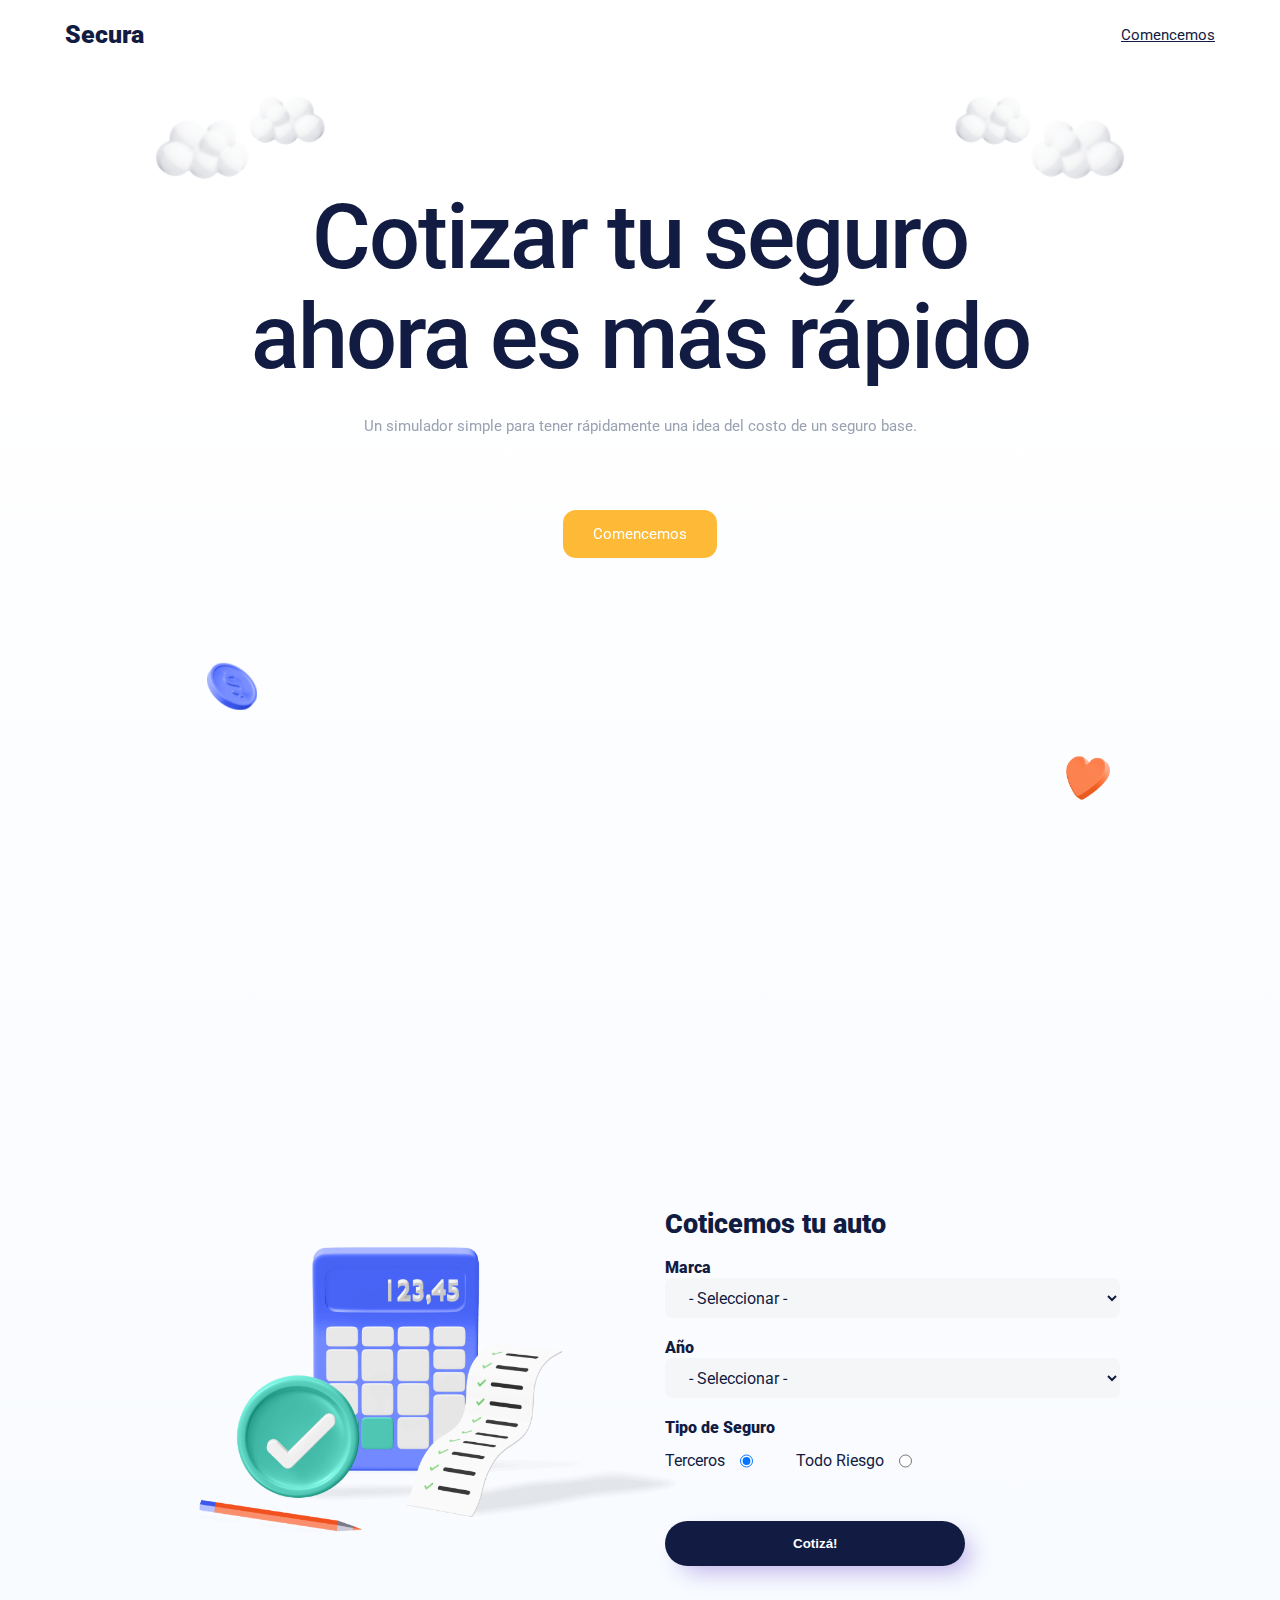
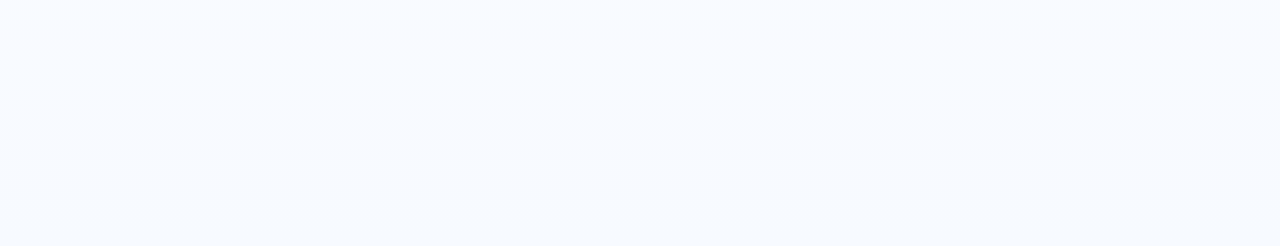
<file: index.html>
<!DOCTYPE html>
<html>
    <head>
        <meta charset="utf-8" />
        <meta http-equiv="X-UA-Compatible" content="IE=edge" />
        <title>Mi entrega final</title>
        <meta name="viewport" content="width=device-width, initial-scale=1" />
        <link href="https://fonts.googleapis.com/css2?family=Roboto:wght@400;500;900&display=swap" rel="stylesheet" />
        <link rel="stylesheet" href="css/main.css" />
    </head>
    <body>
        <div id="header" class="header">
            <a href="#hero" class="headerLogo">Secura</a>
            <a href="#form" class="headerComencemos">Comencemos</a>
        </div>
        <div class="botonVerAutos">
            <a class="botonVerAutos__link" href="#tablaAutos">
                <svg version="1.1" id="botonVerAutos__svg" xmlns="http://www.w3.org/2000/svg" xmlns:xlink="http://www.w3.org/1999/xlink" x="0px" y="0px" viewBox="0 0 468 362" style="enable-background: new 0 0 468 362;" xml:space="preserve">
                    <style type="text/css">
                        .st0 {
                            fill: #ffffff;
                        }
                    </style>
                    <g>
                        <path
                            class="st0"
                            d="M450.1,134.5l-10.2-10.8l-35.8-96.5C398,10.9,382.4,0.1,365,0H109.3c-17.4,0-33,10.9-39.1,27.2l-35.3,95.3
            l-14.7,13.6C7.4,147,0,163,0,179.8v140.6c0.1,23,18.8,41.6,41.8,41.6h26.4c23,0,41.7-18.6,41.8-41.6V300h248v20.4
            c0.1,23,18.8,41.6,41.8,41.6h26.4c23,0,41.7-18.6,41.8-41.6V176.1C467.9,160.4,461.5,145.4,450.1,134.5z M89,34
            c3.2-8.5,11.3-14,20.3-14h255.8c9,0,17.1,5.6,20.3,14l31.2,84h-23.3c-5.5-37.5-40.4-63.4-77.9-57.8c-29.9,4.4-53.4,27.9-57.8,57.8
            H57.8L89,34z M372.9,118h-95.1c5.5-26.3,31.3-43.1,57.6-37.6C354.2,84.4,368.9,99.1,372.9,118z M90,320.4
            c-0.1,12-9.8,21.6-21.8,21.6H41.8c-12,0-21.7-9.6-21.8-21.6v-26.2c6,3.9,13.9,5.8,21.8,5.8H90V320.4z M41.8,280
            c-11.9,0.1-21.7-9.4-21.8-21.4v-78.8c0-11,4.9-21.5,13.3-28.6c0.1-0.1,0.3-0.3,0.4-0.4L47.3,138H426l9.6,10.3
            c0.1,0.2,0.4,0.3,0.5,0.5c7.5,7.1,11.8,17,11.8,27.3v82.5h0.1c-0.1,11.9-9.9,21.5-21.8,21.4H41.8z M448,320.4L448,320.4
            c-0.1,12-9.8,21.6-21.8,21.6h-26.4c-12,0-21.7-9.7-21.8-21.6V300h48.2c7.9,0,15.8-1.9,21.8-5.8V320.4z"
                        />
                        <path
                            class="st0"
                            d="M132,178H57c-5.5,0-10,4.5-10,10v52c0,5.5,4.5,10,10,10h75c5.5,0,10-4.5,10-10v-52
            C142,182.5,137.5,178,132,178z M122,230H67v-32h55V230z"
                        />
                        <path
                            class="st0"
                            d="M411,178h-75c-5.5,0-10,4.5-10,10v52c0,5.5,4.5,10,10,10h75c5.5,0,10-4.5,10-10v-52
            C421,182.5,416.5,178,411,178z M401,230h-55v-32h55V230z"
                        />
                        <path class="st0" d="M282.3,220h-96.6c-5.5,0-10,4.5-10,10s4.5,10,10,10h96.6c5.5,0,10-4.5,10-10S287.8,220,282.3,220z" />
                        <path class="st0" d="M282.3,189h-96.6c-5.5,0-10,4.5-10,10s4.5,10,10,10h96.6c5.5,0,10-4.5,10-10S287.8,189,282.3,189z" />
                    </g>
                </svg>
                <span class="botonVerAutos__texto">Mirá tus cotizaciones</span>
            </a>
        </div>
        <div class="hero" id="hero">
            <img class="clouds" src="assets/clouds.png" />
            <img class="coin" src="assets/coin.png" />
            <img class="heart" src="assets/heart.png" />

            <p class="tituloBienvenida">
                Cotizar tu seguro<br />
                ahora es más rápido
            </p>
            <p class="subtituloBienvenida">Un simulador simple para tener rápidamente una idea del costo de un seguro base.</p>
            <div class="botonBienvenida">
                <a href="#form">Comencemos</a>
            </div>
        </div>

        <div class="formContainer" id="form">
            <div class="formImg">
                <img class="formImg" src="assets/formimg.png" />
            </div>
            <form class="formInfo" action="#" id="cotizadorSeguro">
                <h1>Coticemos tu auto</h1>
                <div id="test" class="formInfo__input">
                    <label>Marca</label>
                    <select id="marca" name="marca">
                        <option value="">- Seleccionar -</option>
                    </select>
                </div>

                <div class="formInfo__input">
                    <label>Modelo</label>
                    <select id="modelo" name="modelo"> </select>
                </div>

                <div class="formInfo__input">
                    <label>Año</label>
                    <select id="anio" name="anio">
                        <option value="">- Seleccionar -</option>
                    </select>
                </div>

                <div class="formInfo__input" id="tipoDeSeguro">
                    <label>Tipo de Seguro</label>
                    <div class="formInfo__input__radiusContainer">
                        <div class="formInfo__input__radius">
                            <h4>Terceros</h4>
                            <input style="width: auto;" type="radio" name="tipo" value="terceros" checked />
                        </div>
                        <div class="formInfo__input__radius">
                            <h4>Todo Riesgo</h4>
                            <input style="width: auto;" type="radio" name="tipo" value="todo-riesgo" />
                        </div>
                    </div>
                </div>
                <button class="changeButton" type="submit" id="saveCotizacion">Cotizá!</button><br />

                <div id="resultado"></div>
            </form>
        </div>

        <div id="tablaAutos__container">
            <div id="tablaAutos"></div>
        </div>

        <script src="https://code.jquery.com/jquery-3.5.1.min.js" integrity="sha256-9/aliU8dGd2tb6OSsuzixeV4y/faTqgFtohetphbbj0=" crossorigin="anonymous"></script>
        <script src="js/db.json"></script>
        <script src="js/main.js"></script>
        <script>
            var lastScrollTop = 0;
            header = document.getElementById("header");
            window.addEventListener("scroll", function () {
                var scrollTop = window.pageYOffset || document.documentElement.scrollTop;
                if (scrollTop > lastScrollTop) {
                    header.style.top = "-80px";
                } else {
                    header.style.top = "0";
                }
                lastScrollTop = scrollTop;
            });
        </script>
    </body>
</html>
</file>
<file: css/main.css>
*{
  outline: none;
}

body {
  background: -o-linear-gradient(top, rgba(255, 255, 255, 1) 15%, rgba(247, 250, 255, 1) 100%);
  background: -webkit-gradient(linear, left top, left bottom, color-stop(15%, rgba(255, 255, 255, 1)), to(rgba(247, 250, 255, 1)));
  background: linear-gradient(180deg, rgba(255, 255, 255, 1) 15%, rgba(247, 250, 255, 1) 100%);
}
html {
  scroll-behavior: smooth;
  overflow-x: hidden;
}
.hero {
  mix-blend-mode: multiply;
}
.clouds {
  position: absolute;
  top: 85px;
  left: 50%;
  -webkit-transform: translateX(-50%);
  -ms-transform: translateX(-50%);
  transform: translateX(-50%);
  mix-blend-mode: multiply;
  will-change: opacity;

  width: 80%;
  -webkit-animation-duration: 15s;
  animation-duration: 15s;
  -webkit-animation-name: float-x;
  animation-name: float-x;
  -webkit-animation-delay: 0.8s;
  animation-delay: 0.8s;
  -webkit-animation-iteration-count: infinite;
  animation-iteration-count: infinite;
}
.coin {
  position: absolute;
  bottom: 190px;
  left: 207px;
  mix-blend-mode: multiply;
  width: 50px;
  -webkit-animation-duration: 5s;
  animation-duration: 5s;
  -webkit-animation-name: float;
  animation-name: float;
  -webkit-animation-delay: 0.8s;
  animation-delay: 0.8s;
  -webkit-animation-iteration-count: infinite;
  animation-iteration-count: infinite;
}
.heart {
  position: absolute;
  bottom: 100px;
  right: 170px;
  mix-blend-mode: multiply;
  width: 44px;
  -webkit-animation-duration: 6s;
  animation-duration: 6s;
  -webkit-animation-name: float;
  animation-name: float;
  -webkit-animation-delay: 0;
  animation-delay: 0;
  -webkit-animation-iteration-count: infinite;
  animation-iteration-count: infinite;
}
@-webkit-keyframes float-x {
  0% {
    -webkit-transform: translateX(-51%);
    transform: translateX(-51%);
  }
  50% {
    -webkit-transform: translateX(-49%);
    transform: translateX(-49%);
  }
  100% {
    -webkit-transform: translateX(-51%);
    transform: translateX(-51%);
  }
}
@keyframes float-x {
  0% {
    -webkit-transform: translateX(-51%);
    transform: translateX(-51%);
  }
  50% {
    -webkit-transform: translateX(-49%);
    transform: translateX(-49%);
  }
  100% {
    -webkit-transform: translateX(-51%);
    transform: translateX(-51%);
  }
}

@-webkit-keyframes float {
  0% {
    -webkit-transform: translateY(0);
    transform: translateY(0);
  }
  50% {
    -webkit-transform: translateY(2vh);
    transform: translateY(2vh);
  }
  100% {
    -webkit-transform: translateY(0);
    transform: translateY(0);
  }
}

@keyframes float {
  0% {
    -webkit-transform: translateY(0);
    transform: translateY(0);
  }
  50% {
    -webkit-transform: translateY(2vh);
    transform: translateY(2vh);
  }
  100% {
    -webkit-transform: translateY(0);
    transform: translateY(0);
  }
}
.hero {
  width: 100%;
  height: 100vh;
}
#header {
  -webkit-transition: 0.2s;
  -o-transition: 0.2s;
  transition: 0.2s;
  background-color: #fff;
  z-index: 20;
}
.header {
  position: fixed;
  top: 0;
  left: 0;
  width: 100%;
  z-index: 10;
  display: -webkit-box;
  display: -ms-flexbox;
  display: flex;
  -webkit-box-orient: horizontal;
  -webkit-box-direction: normal;
  -ms-flex-direction: row;
  flex-direction: row;
  -webkit-box-pack: justify;
  -ms-flex-pack: justify;
  justify-content: space-between;
}

.headerLogo {
  padding: 20px 15px;
  margin: 0;
  margin-left: 50px;
  text-align: left;
  font-size: 25px;
  line-height: 30px;
  font-family: "Roboto", sans-serif;
  font-weight: 900;
  letter-spacing: 0px;
  color: #121c42;
  text-decoration: none;
}

.headerComencemos {
  padding: 20px 15px;
  margin: 0;
  margin-right: 50px;
  text-align: left;
  font-size: 15px;
  line-height: 30px;
  font-family: "Roboto", sans-serif;
  font-weight: 400;
  letter-spacing: 0px;
  color: #121c42;
}

.tituloBienvenida {
  margin: auto;
  width: 90%;
  padding-top: 180px;
  text-align: center;
  font-size: 90px;
  line-height: 100px;
  font-family: "Roboto", sans-serif;
  font-weight: 500;
  letter-spacing: -2px;
  color: #121c42;
}
.subtituloBienvenida {
  margin: auto;
  width: 90%;
  margin-top: 30px;
  text-align: center;
  font-size: 15px;
  line-height: 17px;
  font-family: "Roboto", sans-serif;
  font-weight: 400;
  color: #9ba2b2;
}
.botonBienvenida {
  margin: auto;
  margin-top: 90px;
  text-align: center;
}

.botonBienvenida a {
  border-radius: 13px;
  background-color: #ffbb36;
  text-align: center;
  font-size: 15px;
  padding: 15px 30px;
  font-family: "Roboto", sans-serif;
  font-weight: 400;
  color: #fff;
  text-decoration: none;
  -webkit-box-shadow: 0 0 40px 0 rgba(0, 0, 0, 0);
  box-shadow: 0 0 40px 0 rgba(0, 0, 0, 0);
  -webkit-transition: 0.2s;
  -o-transition: 0.2s;
  transition: 0.2s;
}

.botonBienvenida a:hover {
  -webkit-box-shadow: 0 0 40px 0 rgba(0, 0, 0, 0.1);
  box-shadow: 0 0 40px 0 rgba(0, 0, 0, 0.1);
}

.formContainer {
  width: 80%;
  height: 100vh;
  padding-top: 30px;
  margin: auto;
  display: -webkit-box;
  display: -ms-flexbox;
  display: flex;
  -webkit-box-orient: horizontal;
  -webkit-box-direction: normal;
  -ms-flex-direction: row;
  flex-direction: row;
  -ms-flex-wrap: wrap;
  flex-wrap: wrap;
  -webkit-box-pack: space-evenly;
  -ms-flex-pack: space-evenly;
  justify-content: space-evenly;
}
.formImg {
  width: 45%;
  margin: auto;
  z-index: 1;
}
.formImg img {
  width: 120%;
  -webkit-animation-duration: 5s;
  animation-duration: 5s;
  -webkit-animation-name: float;
  animation-name: float;
  -webkit-animation-delay: 0.8s;
  animation-delay: 0.8s;
  -webkit-animation-iteration-count: infinite;
  animation-iteration-count: infinite;
}
.formInfo {
  width: 45%;
  margin: auto;
  z-index: 2;
}
.formInfo__resultado {
  height: auto;
  margin-top: 50px;
}

.formInfo__input{
  margin-bottom: 20px;
}
.formInfo h1 {
  font-size: 27px;
  font-family: "Roboto", sans-serif;
  font-weight: 900;
  letter-spacing: 0px;
  color: #121c42;
}
.formInfo label {
  display: block;
  font-size: 16px;
  font-family: "Roboto", sans-serif;
  font-weight: 900;
  letter-spacing: 0px;
  color: #121c42;
  line-height: 20px;
}
.formInfo h4 {
  font-size: 16px;
  font-family: "Roboto", sans-serif;
  font-weight: 400;
  letter-spacing: 0px;
  color: #121c42;
  line-height: 20px;
  margin: 0;
  padding: 0;
  margin-top: 3px;
  margin-right: 10px;
  display: inline-block;
}
.formInfo p {
  font-size: 16px;
  font-family: "Roboto", sans-serif;
  font-weight: 400;
  letter-spacing: 0px;
  color: #121c42;
}
.formInfo input {
  font-size: 16px;
  font-family: "Roboto", sans-serif;
  font-weight: 400;
  letter-spacing: 0px;
  color: #121c42;
  width: 97%;
  height: 40px;
  background: #f5f6f7 0% 0% no-repeat padding-box;
  border-radius: 7px;
  opacity: 1;
  border: none;
  padding-left: 20px;
}
.formInfo__input__radiusContainer{
  display: flex;
  flex-direction: row;

}
.formInfo__input__radius{
  margin-right: 40px;
  display: flex;
  flex-direction: row;
  align-items: center;
}
#marca, #modelo, #anio {
  width: 100%;
  height: 40px;
  background: #f5f6f7 0% 0% no-repeat padding-box;
  border-radius: 7px;
  opacity: 1;
  border: none;
  padding-left: 20px;
  font-size: 16px;
  font-family: "Roboto", sans-serif;
  font-weight: 400;
  letter-spacing: 0px;
  color: #121c42;
}

.error{
  font-size: 16px;
  font-family: "Roboto", sans-serif;
  text-align: left;
  border-bottom: 1px solid red;
  color: red;
  width: 100%;
  padding: 15px 35px;
  transition: 0.2s;
  font-weight: bold;
}
.correcto{
  font-size: 16px;
  font-family: "Roboto", sans-serif;
  text-align: left;
  border-bottom: 1px solid #121c42;
  color: #121c42;
  width: 100%;
  padding: 15px 35px;
  transition: 0.2s;
  font-weight: bold;
}

input[type=number] {
-moz-appearance: textfield;
}
input::-webkit-outer-spin-button,
input::-webkit-inner-spin-button {
-webkit-appearance: none;
margin: 0;
}
option {
  font-size: 16px;
  font-family: "Roboto", sans-serif;
  font-weight: 400;
  letter-spacing: 0px;
  color: #121c42;
}
.botonVerAutos{
  position:fixed;
  bottom: 3%;
  right: 3%;
  z-index: 50;
}
.botonVerAutos__link{
  position:absolute;
  top:50%;
  left:50%;
  transform: translateY(-50%) translateX(-50%);
  cursor:pointer;
  color: #fff;
  text-decoration:none;
  padding:16px;
  background-color: #121c42;
  display:inline-block;
  position:relative;
  overflow:hidden;
  border-radius: 30px;
  transition: all 0.4s;
  box-shadow: 10px 10px 23px -5px rgba(46,0,184,0.3);
}
#botonVerAutos__svg{
  width:25px;
  display:inline-block;
  vertical-align:middle;
}
.botonVerAutos__texto{
  display:inline-block;
  vertical-align:middle;
  font-size: 16px;
  font-family: "Roboto", sans-serif;
  font-weight: 400;
  margin-left:8px;
  position:absolute;
  top:17px;
  right:-30px;
  transition: all 0.4s;
}
.botonVerAutos__link:hover .botonVerAutos__texto{
  right:24px;
}
.botonVerAutos__link:hover {
  padding:16px 190px 16px 20px;
  border-radius: 30px;
  box-shadow: 10px 10px 23px -5px rgba(46,0,184,0);
}

button, button:active{
  margin: 20px auto;
  border-radius: 30px;
  cursor: pointer;
  box-shadow: 10px 10px 23px -5px rgba(46,0,184,0.3);
  border: none;
  background-color: #121c42;
  color: #fff;
  width: 300px;
  padding: 15px 35px;
  transition: 0.2s;
  font-weight: bold;
  outline: none;
}
button:focus{
  margin: 20px auto;
  border-radius: 30px;
  cursor: pointer;
  box-shadow: 10px 10px 23px -5px rgba(46,0,184,0);
  transform: translateY(5px);
  border: none;
  background-color: #0A0F23;
  color: #fff;
  width: 300px;
  padding: 15px 35px;
  transition: 0.2s;
  font-weight: bold;
  outline: none;
}
button:hover{
  background-color: #0A0F23;
  box-shadow: 10px 10px 23px -5px rgba(46,0,184,0);
  transform: translateY(5px);
}
.formInfo__resultado {
  margin: 10px auto;
}
.formInfo__resultado h1 {
  font-size: 80px;
  font-family: "Roboto", sans-serif;
  font-weight: 500;
  letter-spacing: 0px;
  color: #121c42;
  margin: 0;
  padding: 0;
}
h3 {
  font-size: 16px;
  font-family: "Roboto", sans-serif;
  font-weight: 400;
  letter-spacing: 0px;
  color: #a5a5a5;
  margin: 0;
  padding: 0;
  text-transform: capitalize;
}
#tablaAutos__container{
  position: fixed;
  bottom: 0;
  left: 0;
  min-height: 190px;
  z-index: 0;
  width: 100%;
  padding: 40px 10%;
  background-color: #fff;
  z-index: 48;
  box-shadow: -20px -10px 23px -5px rgba(46,0,184,0.3);
}
#tablaAutos{
  z-index: 0;
  width: 95%;
  margin: auto;
  display: flex;
  flex-direction: row;
  overflow:hidden;
}
.tablaAutos__container{
  min-width: 260px;
  margin-right: 20px;
}
#tablaAutos h2{
  font-size: 20px;
  font-family: "Roboto", sans-serif;
  font-weight: 500;
  letter-spacing: 0px;
  color: #121c42;
  margin: 0;
  padding: 0;
  text-transform: lowercase; 
}
#tablaAutos h2:first-letter, #tablaAutos h3:first-letter  {
  text-transform: uppercase;
}
#tablaAutos h3{
  margin-top: 10px;
  text-transform: lowercase; 
}
@media (max-width: 980px) {
  .formImg img {
    width: 160%;
    margin-left: -80px;
  }
  .tituloBienvenida {
    font-size: 70px;
    line-height: 80px;
  }
}

@media (max-width: 740px) {
  .tituloBienvenida {
    width: 80%;
    font-size: 57px;
    line-height: 70px;
    text-align: left;
  }
  .subtituloBienvenida {
    width: 80%;
    text-align: left;
  }
  .botonBienvenida {
    width: 80%;
    text-align: left;
    margin-top: 40px;
  }
  .clouds {
    display: none;
  }
  .coin {
    bottom: auto;
    left: 70px;
    right: auto;
    top: 110px;
  }
  .heart {
    position: absolute;
    bottom: auto;
    right: auto;
    left: 240px;
    top: 108px;
  }
  .formContainer {
    height: auto;
    padding-bottom: 100px;
  }
  .formImg {
    width: 100%;
  }
  .formImg img {
    width: 100%;
    margin-left: -20px;
  }
  .formInfo {
    width: 100%;
    margin: auto;
    z-index: 2;
  }
}

@media (max-width: 530px) {
  .headerLogo {
    margin-left: 9%;
  }
  .headerComencemos {
    margin-right: 9%;
  }
  .tituloBienvenida {
    font-size: 39px;
    line-height: 49px;
    padding-top: 210px;
  }
  .subtituloBienvenida {
    margin-top: 40px;
    font-size: 16px;
    line-height: 23px;
  }
  .formImg img {
    width: 120%;
  }
}
</file>
